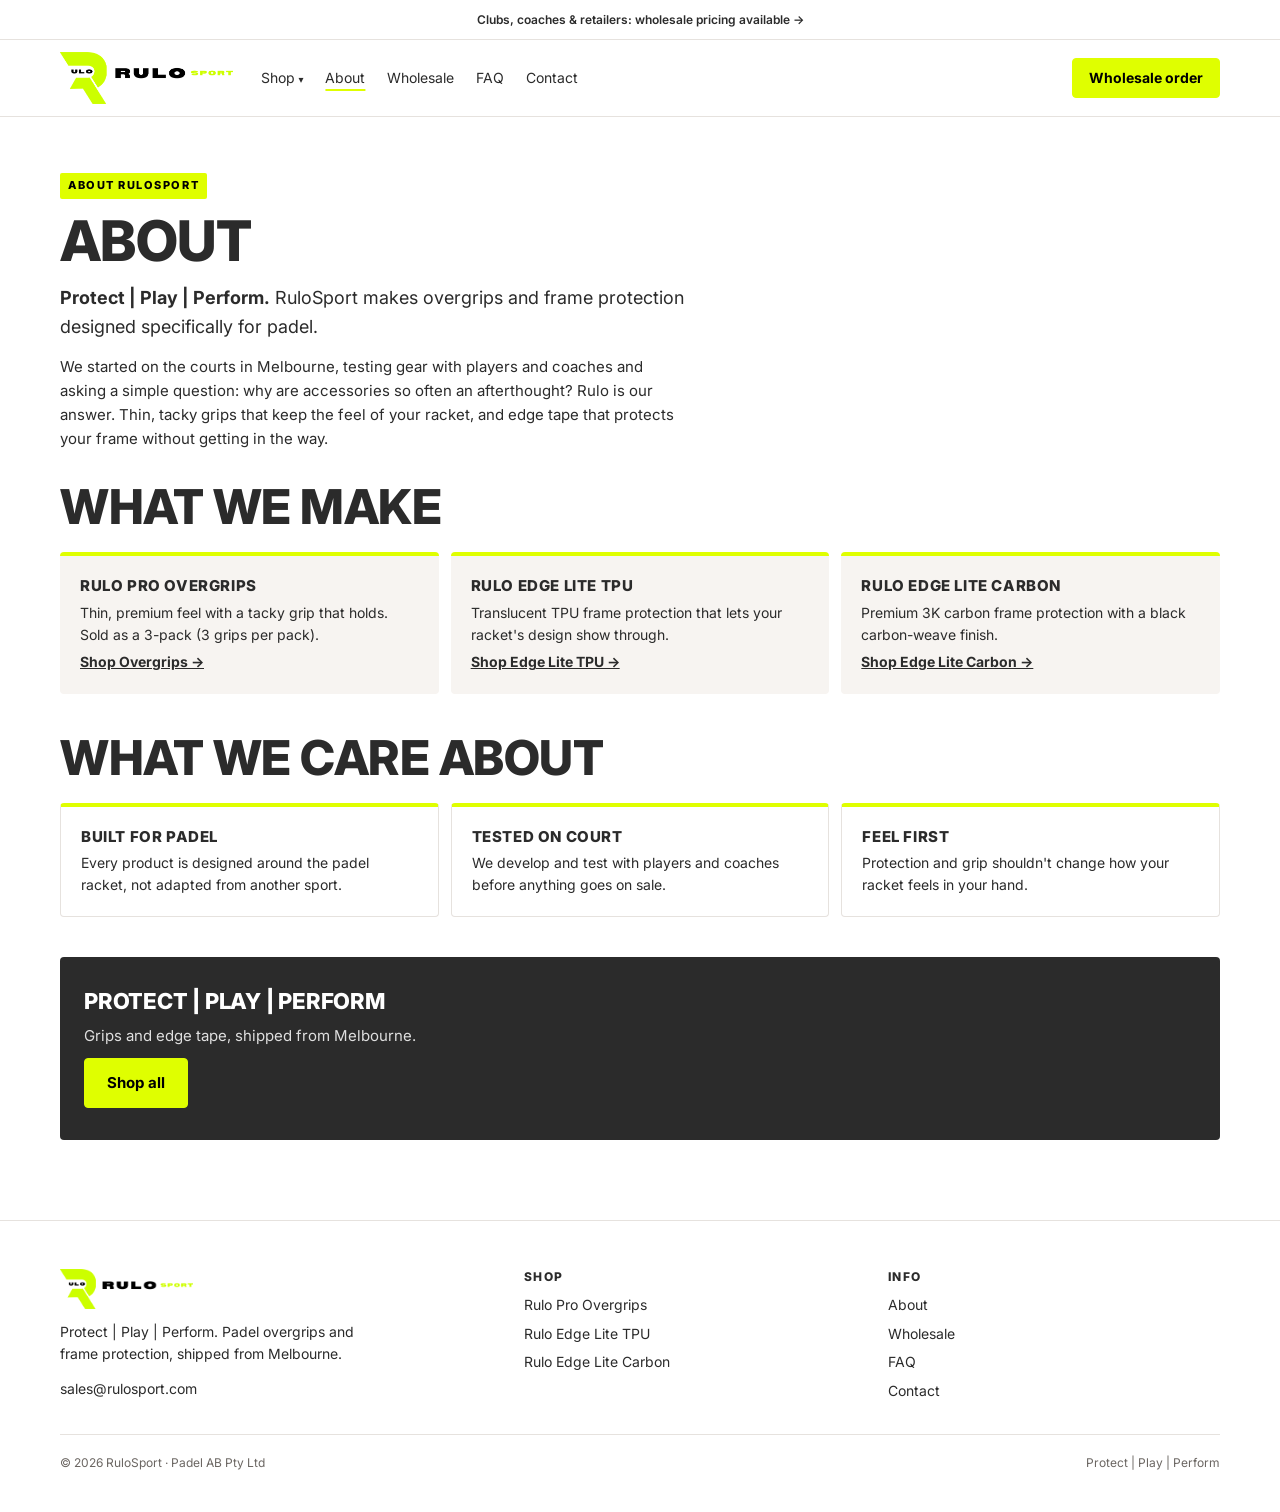
<file: about.html>
<!doctype html>
<html lang="en-AU"><head>
<meta charset="utf-8">
<meta name="viewport" content="width=device-width, initial-scale=1, viewport-fit=cover">
<title>About | RuloSport</title>
<meta name="description" content="RuloSport makes overgrips and frame protection designed specifically for padel, tested on court in Melbourne.">
<meta property="og:title" content="About | RuloSport">
<meta property="og:description" content="RuloSport makes overgrips and frame protection designed specifically for padel, tested on court in Melbourne.">
<meta property="og:image" content="https://cdn.shopify.com/s/files/1/0689/4695/2354/files/rulo-site-hero.png?v=1793702912&width=1200">
<link rel="icon" href="assets/favicon.png">
<link rel="preconnect" href="https://fonts.googleapis.com"><link rel="preconnect" href="https://fonts.gstatic.com" crossorigin>
<link rel="stylesheet" href="https://fonts.googleapis.com/css2?family=Inter:wght@400;500;600;700;800&display=swap">
<link rel="stylesheet" href="assets/style.css">
</head><body>
<div class="announce"><div class="wrap"><a href="wholesale.html">Clubs, coaches &amp; retailers: wholesale pricing available →</a></div></div>
<header class="site-header"><div class="wrap header-inner">
  <a class="logo" href="index.html"><img src="assets/logo-rulosport.png" alt="RuloSport" width="133" height="40"></a>
  <nav class="nav" aria-label="Main">
    <div class="nav-shop"><a href="index.html#shop">Shop</a><div class="nav-drop"><a href="overgrips.html">Rulo Pro Overgrips</a><a href="edge-lite.html">Rulo Edge Lite TPU</a><a href="edge-carbon.html">Rulo Edge Lite Carbon</a></div></div>
    <a href="about.html" aria-current="page">About</a><a href="wholesale.html">Wholesale</a><a href="faq.html">FAQ</a><a href="contact.html">Contact</a>
  </nav>
  <div class="header-cta"><a class="btn btn-primary" href="wholesale.html#order">Wholesale order</a></div>
  <details class="menu-toggle"><summary>Menu</summary>
    <nav class="mobile-nav" aria-label="Mobile"><a href="index.html#shop">Shop</a><a class="sub" href="overgrips.html">Rulo Pro Overgrips</a><a class="sub" href="edge-lite.html">Rulo Edge Lite TPU</a><a class="sub" href="edge-carbon.html">Rulo Edge Lite Carbon</a><a href="about.html">About</a><a href="wholesale.html">Wholesale</a><a href="faq.html">FAQ</a><a href="contact.html">Contact</a><a href="wholesale.html#order">Wholesale order</a></nav>
  </details>
</div></header>
<main>
<div class="wrap">
<div class="page-head"><span class="eyebrow">About RuloSport</span><h1>About</h1>
<p class="lede"><strong>Protect | Play | Perform.</strong> RuloSport makes overgrips and frame protection designed specifically for padel.</p>
<p style="max-width:70ch">We started on the courts in Melbourne, testing gear with players and coaches and asking a simple question: why are accessories so often an afterthought? Rulo is our answer. Thin, tacky grips that keep the feel of your racket, and edge tape that protects your frame without getting in the way.</p></div>
<div class="page-body">
  <section><h2>What we make</h2><div class="tiles"><div class="tile"><h4>Rulo Pro Overgrips</h4><p>Thin, premium feel with a tacky grip that holds. Sold as a 3-pack (3 grips per pack).</p><a href="overgrips.html">Shop Overgrips →</a></div><div class="tile"><h4>Rulo Edge Lite TPU</h4><p>Translucent TPU frame protection that lets your racket's design show through.</p><a href="edge-lite.html">Shop Edge Lite TPU →</a></div><div class="tile"><h4>Rulo Edge Lite Carbon</h4><p>Premium 3K carbon frame protection with a black carbon-weave finish.</p><a href="edge-carbon.html">Shop Edge Lite Carbon →</a></div></div></section>
  <section><h2>What we care about</h2><div class="tiles">
    <div class="tile plain"><h4>Built for padel</h4><p>Every product is designed around the padel racket, not adapted from another sport.</p></div>
    <div class="tile plain"><h4>Tested on court</h4><p>We develop and test with players and coaches before anything goes on sale.</p></div>
    <div class="tile plain"><h4>Feel first</h4><p>Protection and grip shouldn't change how your racket feels in your hand.</p></div>
  </div></section>
  <div class="cta-box"><h3>Protect | Play | Perform</h3><p>Grips and edge tape, shipped from Melbourne.</p><a class="btn btn-primary" href="index.html#shop">Shop all</a></div>
</div></div>
</main>
<footer class="site-footer"><div class="wrap">
  <div class="footer-grid">
    <div class="stack" style="gap:12px"><img src="assets/logo-rulosport.png" alt="RuloSport" width="113" height="34">
      <p style="font-size:14px;max-width:320px">Protect | Play | Perform. Padel overgrips and frame protection, shipped from Melbourne.</p>
      <p style="font-size:14px"><a href="mailto:sales@rulosport.com">sales@rulosport.com</a></p></div>
    <div><h4>Shop</h4><ul><li><a href="overgrips.html">Rulo Pro Overgrips</a></li><li><a href="edge-lite.html">Rulo Edge Lite TPU</a></li><li><a href="edge-carbon.html">Rulo Edge Lite Carbon</a></li></ul></div>
    <div><h4>Info</h4><ul><li><a href="about.html">About</a></li><li><a href="wholesale.html">Wholesale</a></li><li><a href="faq.html">FAQ</a></li><li><a href="contact.html">Contact</a></li></ul></div>
  </div>
  <div class="footer-bottom"><span>© 2026 RuloSport · Padel AB Pty Ltd</span><span>Protect | Play | Perform</span></div>
</div></footer>
<script src="assets/site.js"></script>
</body></html>
</file>
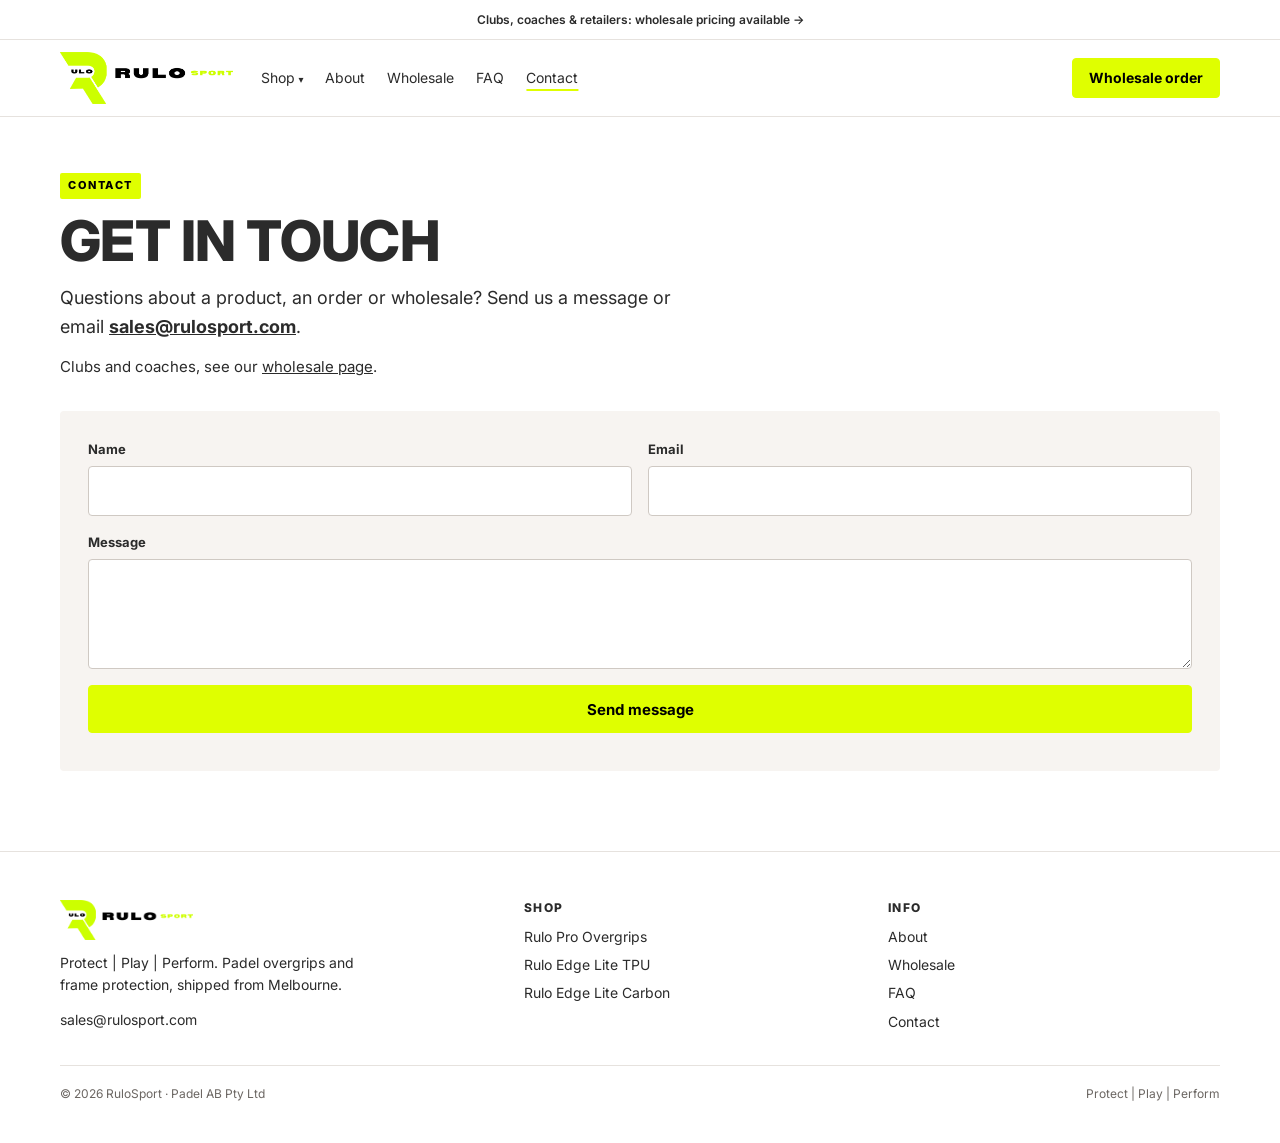
<file: contact.html>
<!doctype html>
<html lang="en-AU"><head>
<meta charset="utf-8">
<meta name="viewport" content="width=device-width, initial-scale=1, viewport-fit=cover">
<title>Contact | RuloSport</title>
<meta name="description" content="Contact RuloSport about products, orders or wholesale.">
<meta property="og:title" content="Contact | RuloSport">
<meta property="og:description" content="Contact RuloSport about products, orders or wholesale.">
<meta property="og:image" content="https://cdn.shopify.com/s/files/1/0689/4695/2354/files/rulo-site-hero.png?v=1793702912&width=1200">
<link rel="icon" href="assets/favicon.png">
<link rel="preconnect" href="https://fonts.googleapis.com"><link rel="preconnect" href="https://fonts.gstatic.com" crossorigin>
<link rel="stylesheet" href="https://fonts.googleapis.com/css2?family=Inter:wght@400;500;600;700;800&display=swap">
<link rel="stylesheet" href="assets/style.css">
</head><body>
<div class="announce"><div class="wrap"><a href="wholesale.html">Clubs, coaches &amp; retailers: wholesale pricing available →</a></div></div>
<header class="site-header"><div class="wrap header-inner">
  <a class="logo" href="index.html"><img src="assets/logo-rulosport.png" alt="RuloSport" width="133" height="40"></a>
  <nav class="nav" aria-label="Main">
    <div class="nav-shop"><a href="index.html#shop">Shop</a><div class="nav-drop"><a href="overgrips.html">Rulo Pro Overgrips</a><a href="edge-lite.html">Rulo Edge Lite TPU</a><a href="edge-carbon.html">Rulo Edge Lite Carbon</a></div></div>
    <a href="about.html">About</a><a href="wholesale.html">Wholesale</a><a href="faq.html">FAQ</a><a href="contact.html" aria-current="page">Contact</a>
  </nav>
  <div class="header-cta"><a class="btn btn-primary" href="wholesale.html#order">Wholesale order</a></div>
  <details class="menu-toggle"><summary>Menu</summary>
    <nav class="mobile-nav" aria-label="Mobile"><a href="index.html#shop">Shop</a><a class="sub" href="overgrips.html">Rulo Pro Overgrips</a><a class="sub" href="edge-lite.html">Rulo Edge Lite TPU</a><a class="sub" href="edge-carbon.html">Rulo Edge Lite Carbon</a><a href="about.html">About</a><a href="wholesale.html">Wholesale</a><a href="faq.html">FAQ</a><a href="contact.html">Contact</a><a href="wholesale.html#order">Wholesale order</a></nav>
  </details>
</div></header>
<main>
<div class="wrap">
<div class="page-head"><span class="eyebrow">Contact</span><h1>Get in touch</h1>
<p class="lede">Questions about a product, an order or wholesale? Send us a message or email <a href="mailto:sales@rulosport.com"><strong>sales@rulosport.com</strong></a>.</p>
<p>Clubs and coaches, see our <a href="wholesale.html">wholesale page</a>.</p></div>
<div class="page-body"><section>
<form class="form" data-rulo-form data-subject="Website enquiry">
  <div class="field"><label for="c-name">Name</label><input id="c-name" name="Name" required autocomplete="name"></div>
  <div class="field"><label for="c-email">Email</label><input id="c-email" type="email" name="email" required autocomplete="email"></div>
  <div class="field full"><label for="c-msg">Message</label><textarea id="c-msg" name="Message" required></textarea></div>
  <div class="full stack" style="gap:10px"><button class="btn btn-primary" type="submit">Send message</button><p class="form-status" role="status" aria-live="polite"></p></div>
</form></section></div></div>
</main>
<footer class="site-footer"><div class="wrap">
  <div class="footer-grid">
    <div class="stack" style="gap:12px"><img src="assets/logo-rulosport.png" alt="RuloSport" width="113" height="34">
      <p style="font-size:14px;max-width:320px">Protect | Play | Perform. Padel overgrips and frame protection, shipped from Melbourne.</p>
      <p style="font-size:14px"><a href="mailto:sales@rulosport.com">sales@rulosport.com</a></p></div>
    <div><h4>Shop</h4><ul><li><a href="overgrips.html">Rulo Pro Overgrips</a></li><li><a href="edge-lite.html">Rulo Edge Lite TPU</a></li><li><a href="edge-carbon.html">Rulo Edge Lite Carbon</a></li></ul></div>
    <div><h4>Info</h4><ul><li><a href="about.html">About</a></li><li><a href="wholesale.html">Wholesale</a></li><li><a href="faq.html">FAQ</a></li><li><a href="contact.html">Contact</a></li></ul></div>
  </div>
  <div class="footer-bottom"><span>© 2026 RuloSport · Padel AB Pty Ltd</span><span>Protect | Play | Perform</span></div>
</div></footer>
<script src="assets/site.js"></script>
</body></html>
</file>
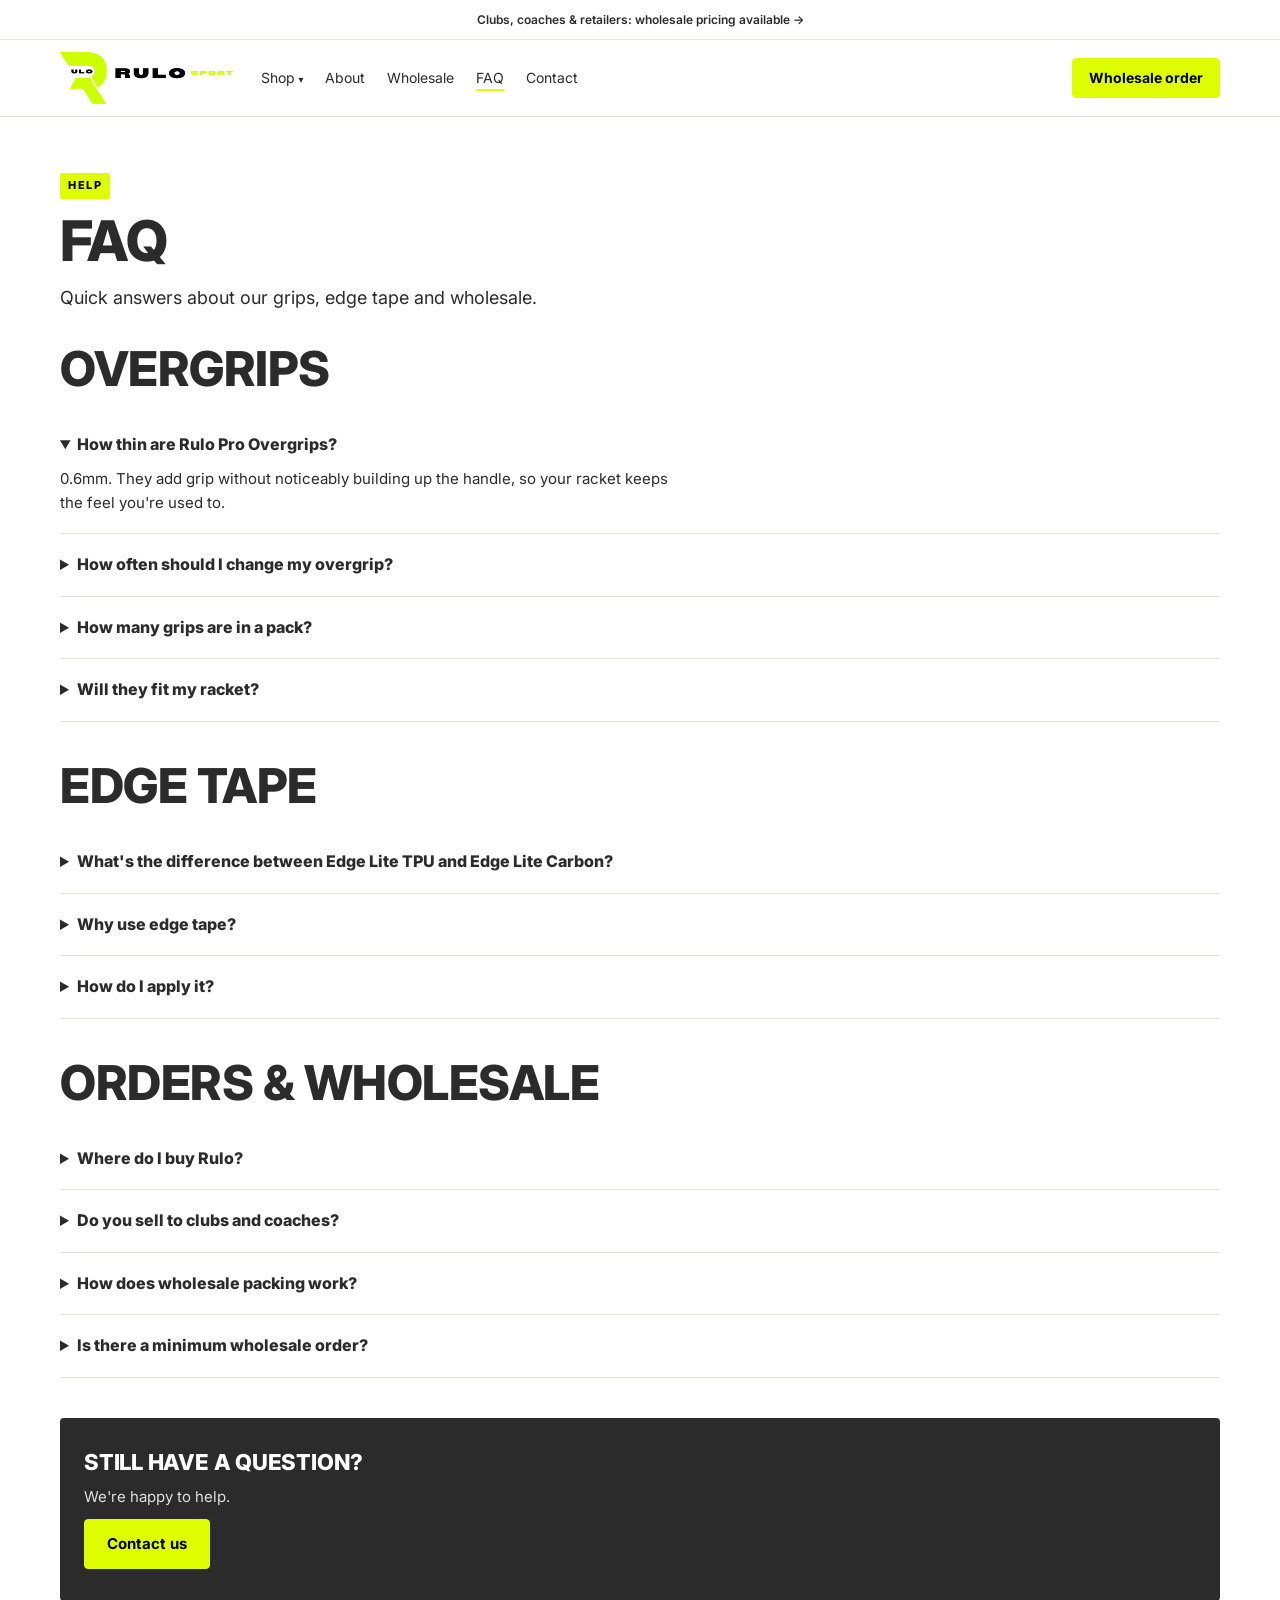
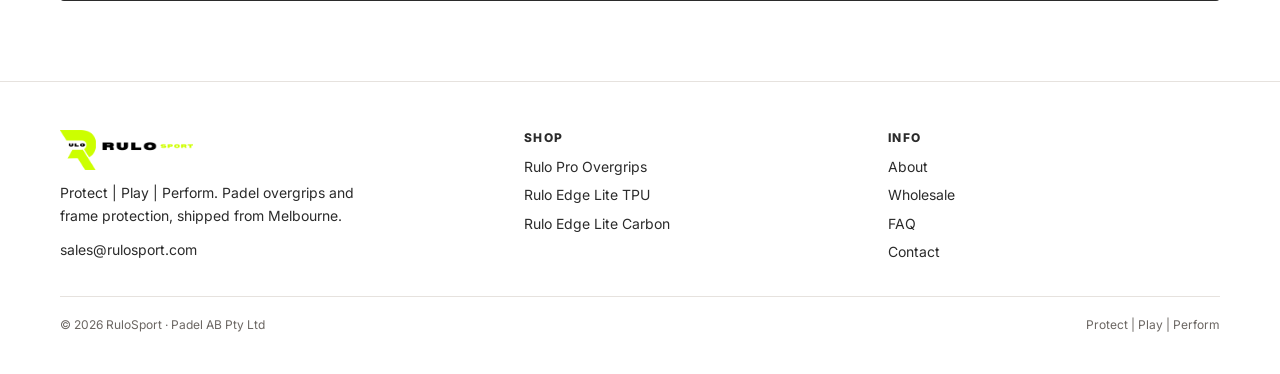
<file: faq.html>
<!doctype html>
<html lang="en-AU"><head>
<meta charset="utf-8">
<meta name="viewport" content="width=device-width, initial-scale=1, viewport-fit=cover">
<title>FAQ | RuloSport</title>
<meta name="description" content="Answers about Rulo Pro Overgrips, Edge Lite TPU and Edge Lite Carbon edge tape, and wholesale orders.">
<meta property="og:title" content="FAQ | RuloSport">
<meta property="og:description" content="Answers about Rulo Pro Overgrips, Edge Lite TPU and Edge Lite Carbon edge tape, and wholesale orders.">
<meta property="og:image" content="https://cdn.shopify.com/s/files/1/0689/4695/2354/files/rulo-site-hero.png?v=1793702912&width=1200">
<link rel="icon" href="assets/favicon.png">
<link rel="preconnect" href="https://fonts.googleapis.com"><link rel="preconnect" href="https://fonts.gstatic.com" crossorigin>
<link rel="stylesheet" href="https://fonts.googleapis.com/css2?family=Inter:wght@400;500;600;700;800&display=swap">
<link rel="stylesheet" href="assets/style.css">
</head><body>
<div class="announce"><div class="wrap"><a href="wholesale.html">Clubs, coaches &amp; retailers: wholesale pricing available →</a></div></div>
<header class="site-header"><div class="wrap header-inner">
  <a class="logo" href="index.html"><img src="assets/logo-rulosport.png" alt="RuloSport" width="133" height="40"></a>
  <nav class="nav" aria-label="Main">
    <div class="nav-shop"><a href="index.html#shop">Shop</a><div class="nav-drop"><a href="overgrips.html">Rulo Pro Overgrips</a><a href="edge-lite.html">Rulo Edge Lite TPU</a><a href="edge-carbon.html">Rulo Edge Lite Carbon</a></div></div>
    <a href="about.html">About</a><a href="wholesale.html">Wholesale</a><a href="faq.html" aria-current="page">FAQ</a><a href="contact.html">Contact</a>
  </nav>
  <div class="header-cta"><a class="btn btn-primary" href="wholesale.html#order">Wholesale order</a></div>
  <details class="menu-toggle"><summary>Menu</summary>
    <nav class="mobile-nav" aria-label="Mobile"><a href="index.html#shop">Shop</a><a class="sub" href="overgrips.html">Rulo Pro Overgrips</a><a class="sub" href="edge-lite.html">Rulo Edge Lite TPU</a><a class="sub" href="edge-carbon.html">Rulo Edge Lite Carbon</a><a href="about.html">About</a><a href="wholesale.html">Wholesale</a><a href="faq.html">FAQ</a><a href="contact.html">Contact</a><a href="wholesale.html#order">Wholesale order</a></nav>
  </details>
</div></header>
<main>
<div class="wrap">
<div class="page-head"><span class="eyebrow">Help</span><h1>FAQ</h1><p class="lede">Quick answers about our grips, edge tape and wholesale.</p></div>
<div class="page-body faq">
  <section><h2>Overgrips</h2><div>
    <details open><summary>How thin are Rulo Pro Overgrips?</summary><div>0.6mm. They add grip without noticeably building up the handle, so your racket keeps the feel you're used to.</div></details>
    <details><summary>How often should I change my overgrip?</summary><div>It depends on how often you play. Change it when it starts to feel slippery, shiny or worn. For frequent players that's often every few weeks.</div></details>
    <details><summary>How many grips are in a pack?</summary><div>Every pack of Rulo Pro Overgrips holds <strong>3 grips</strong>. One unit is always one 3-pack, never a single grip.</div></details>
    <details><summary>Will they fit my racket?</summary><div>Yes. Overgrips wrap over your racket's existing handle, so they fit any padel racket.</div></details>
  </div></section>
  <section><h2>Edge tape</h2><div>
    <details><summary>What's the difference between Edge Lite TPU and Edge Lite Carbon?</summary><div><strong>Edge Lite TPU</strong> is a translucent tape that protects your frame while letting your racket's design show through. <strong>Edge Lite Carbon</strong> is our premium option with a black 3K carbon finish.</div></details>
    <details><summary>Why use edge tape?</summary><div>Padel rackets regularly take knocks from walls, glass and the floor. Edge tape adds a protective layer around the frame to help reduce chips and scuffs.</div></details>
    <details><summary>How do I apply it?</summary><div><ol><li>Clean the racket surface.</li><li>Peel off the backing of the protection tape.</li><li>Centre the tape and apply from the middle first.</li><li>Push the sides down onto the racket.</li><li>Replace as needed.</li></ol></div></details>
  </div></section>
  <section><h2>Orders &amp; wholesale</h2><div>
    <details><summary>Where do I buy Rulo?</summary><div>Rulo is launching soon through DemoPadel, our Melbourne retail partner, and at Prelli. Our first shipment is on its way. <a href='index.html#shop'>Pick a product</a> and register your interest, and we'll email you when it's in stock.</div></details>
    <details><summary>Do you sell to clubs and coaches?</summary><div>Yes. See our <a href="wholesale.html">Wholesale</a> page or <a href="wholesale.html#order">start an order</a>.</div></details>
    <details><summary>How does wholesale packing work?</summary><div>Wholesale is ordered in display boxes of 12 retail packs. A box of Rulo Pro Overgrips holds <strong>12 × 3-packs (36 grips)</strong>. A box of Edge Lite TPU or Edge Lite Carbon holds 12 packs.</div></details>
    <details><summary>Is there a minimum wholesale order?</summary><div>Yes. The minimum is <strong>2 boxes of each product you order</strong> (24 packs). You can order one product or mix all three.</div></details>
  </div></section>
  <div class="cta-box"><h3>Still have a question?</h3><p>We're happy to help.</p><a class="btn btn-primary" href="contact.html">Contact us</a></div>
</div></div>
</main>
<footer class="site-footer"><div class="wrap">
  <div class="footer-grid">
    <div class="stack" style="gap:12px"><img src="assets/logo-rulosport.png" alt="RuloSport" width="113" height="34">
      <p style="font-size:14px;max-width:320px">Protect | Play | Perform. Padel overgrips and frame protection, shipped from Melbourne.</p>
      <p style="font-size:14px"><a href="mailto:sales@rulosport.com">sales@rulosport.com</a></p></div>
    <div><h4>Shop</h4><ul><li><a href="overgrips.html">Rulo Pro Overgrips</a></li><li><a href="edge-lite.html">Rulo Edge Lite TPU</a></li><li><a href="edge-carbon.html">Rulo Edge Lite Carbon</a></li></ul></div>
    <div><h4>Info</h4><ul><li><a href="about.html">About</a></li><li><a href="wholesale.html">Wholesale</a></li><li><a href="faq.html">FAQ</a></li><li><a href="contact.html">Contact</a></li></ul></div>
  </div>
  <div class="footer-bottom"><span>© 2026 RuloSport · Padel AB Pty Ltd</span><span>Protect | Play | Perform</span></div>
</div></footer>
<script src="assets/site.js"></script>
</body></html>
</file>
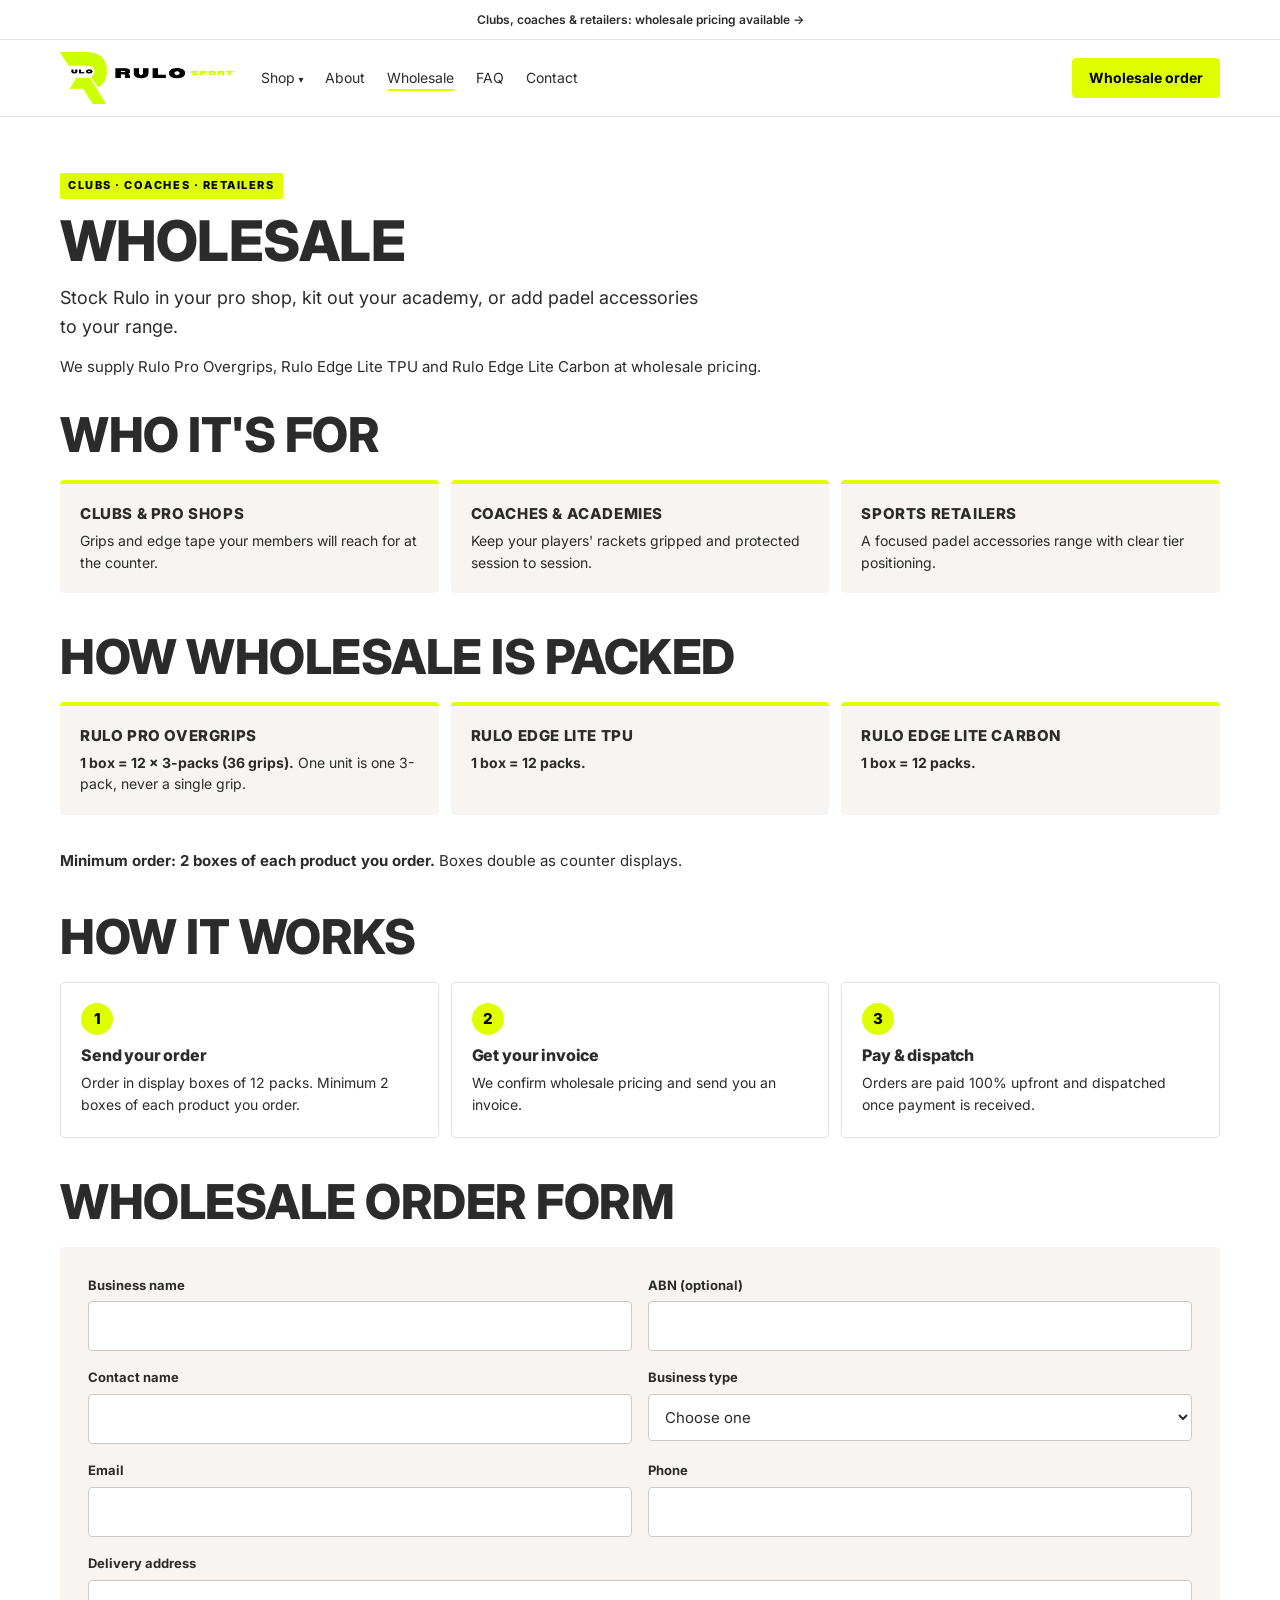
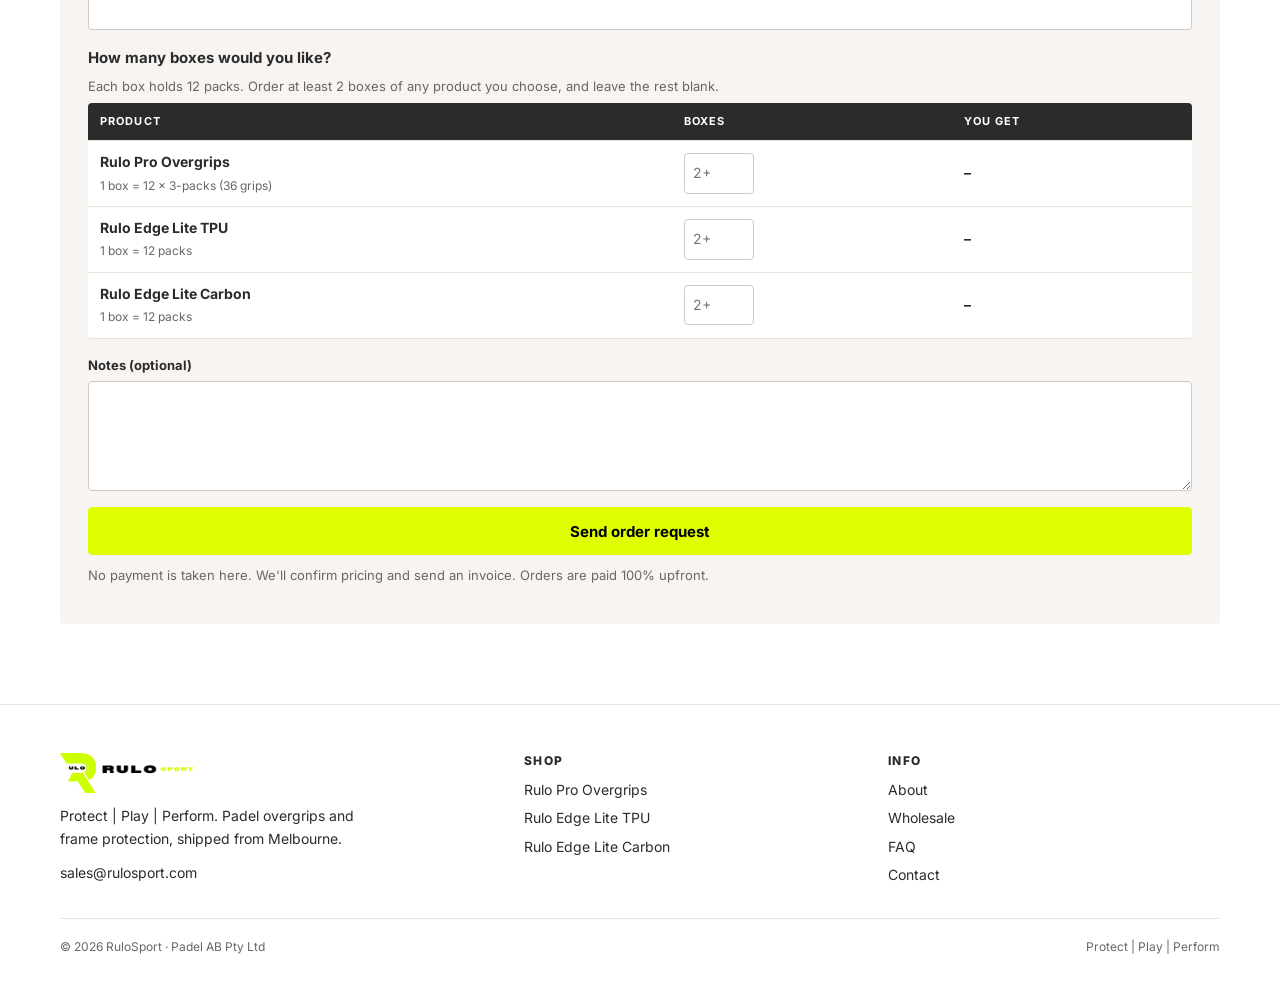
<file: wholesale.html>
<!doctype html>
<html lang="en-AU"><head>
<meta charset="utf-8">
<meta name="viewport" content="width=device-width, initial-scale=1, viewport-fit=cover">
<title>Wholesale | RuloSport</title>
<meta name="description" content="Wholesale Rulo overgrips and edge tape for padel clubs, coaches and retailers. Send an order request online.">
<meta property="og:title" content="Wholesale | RuloSport">
<meta property="og:description" content="Wholesale Rulo overgrips and edge tape for padel clubs, coaches and retailers. Send an order request online.">
<meta property="og:image" content="https://cdn.shopify.com/s/files/1/0689/4695/2354/files/rulo-site-hero.png?v=1793702912&width=1200">
<link rel="icon" href="assets/favicon.png">
<link rel="preconnect" href="https://fonts.googleapis.com"><link rel="preconnect" href="https://fonts.gstatic.com" crossorigin>
<link rel="stylesheet" href="https://fonts.googleapis.com/css2?family=Inter:wght@400;500;600;700;800&display=swap">
<link rel="stylesheet" href="assets/style.css">
</head><body>
<div class="announce"><div class="wrap"><a href="wholesale.html">Clubs, coaches &amp; retailers: wholesale pricing available →</a></div></div>
<header class="site-header"><div class="wrap header-inner">
  <a class="logo" href="index.html"><img src="assets/logo-rulosport.png" alt="RuloSport" width="133" height="40"></a>
  <nav class="nav" aria-label="Main">
    <div class="nav-shop"><a href="index.html#shop">Shop</a><div class="nav-drop"><a href="overgrips.html">Rulo Pro Overgrips</a><a href="edge-lite.html">Rulo Edge Lite TPU</a><a href="edge-carbon.html">Rulo Edge Lite Carbon</a></div></div>
    <a href="about.html">About</a><a href="wholesale.html" aria-current="page">Wholesale</a><a href="faq.html">FAQ</a><a href="contact.html">Contact</a>
  </nav>
  <div class="header-cta"><a class="btn btn-primary" href="wholesale.html#order">Wholesale order</a></div>
  <details class="menu-toggle"><summary>Menu</summary>
    <nav class="mobile-nav" aria-label="Mobile"><a href="index.html#shop">Shop</a><a class="sub" href="overgrips.html">Rulo Pro Overgrips</a><a class="sub" href="edge-lite.html">Rulo Edge Lite TPU</a><a class="sub" href="edge-carbon.html">Rulo Edge Lite Carbon</a><a href="about.html">About</a><a href="wholesale.html">Wholesale</a><a href="faq.html">FAQ</a><a href="contact.html">Contact</a><a href="wholesale.html#order">Wholesale order</a></nav>
  </details>
</div></header>
<main>
<div class="wrap">
<div class="page-head"><span class="eyebrow">Clubs · Coaches · Retailers</span><h1>Wholesale</h1>
<p class="lede">Stock Rulo in your pro shop, kit out your academy, or add padel accessories to your range.</p>
<p>We supply Rulo Pro Overgrips, Rulo Edge Lite TPU and Rulo Edge Lite Carbon at wholesale pricing.</p></div>
<div class="page-body">
  <section><h2>Who it's for</h2><div class="tiles">
    <div class="tile"><h4>Clubs &amp; pro shops</h4><p>Grips and edge tape your members will reach for at the counter.</p></div>
    <div class="tile"><h4>Coaches &amp; academies</h4><p>Keep your players' rackets gripped and protected session to session.</p></div>
    <div class="tile"><h4>Sports retailers</h4><p>A focused padel accessories range with clear tier positioning.</p></div>
  </div></section>
  <section><h2>How wholesale is packed</h2><div class="tiles">
    <div class="tile"><h4>Rulo Pro Overgrips</h4><p><strong>1 box = 12 × 3-packs (36 grips).</strong> One unit is one 3-pack, never a single grip.</p></div>
    <div class="tile"><h4>Rulo Edge Lite TPU</h4><p><strong>1 box = 12 packs.</strong></p></div>
    <div class="tile"><h4>Rulo Edge Lite Carbon</h4><p><strong>1 box = 12 packs.</strong></p></div>
  </div><p style="margin-top:14px"><strong>Minimum order: 2 boxes of each product you order.</strong> Boxes double as counter displays.</p></section>
  <section><h2>How it works</h2><div class="steps">
    <div class="step"><h4>Send your order</h4><p>Order in display boxes of 12 packs. Minimum 2 boxes of each product you order.</p></div>
    <div class="step"><h4>Get your invoice</h4><p>We confirm wholesale pricing and send you an invoice.</p></div>
    <div class="step"><h4>Pay &amp; dispatch</h4><p>Orders are paid 100% upfront and dispatched once payment is received.</p></div>
  </div></section>
  <section id="order"><h2>Wholesale order form</h2>
  <form class="form" data-rulo-form data-needs-qty data-moq="2" data-subject="Wholesale order" data-success="Thanks, your order request is in. We'll confirm pricing and send an invoice within one business day.">
    <div class="field"><label for="w-business">Business name</label><input id="w-business" name="Business name" required autocomplete="organization"></div>
    <div class="field"><label for="w-abn">ABN (optional)</label><input id="w-abn" name="ABN" inputmode="numeric"></div>
    <div class="field"><label for="w-name">Contact name</label><input id="w-name" name="Contact name" required autocomplete="name"></div>
    <div class="field"><label for="w-type">Business type</label><select id="w-type" name="Business type" required><option value="">Choose one</option><option>Club / pro shop</option><option>Coach / academy</option><option>Sports retailer</option><option>Other</option></select></div>
    <div class="field"><label for="w-email">Email</label><input id="w-email" type="email" name="email" required autocomplete="email"></div>
    <div class="field"><label for="w-phone">Phone</label><input id="w-phone" type="tel" name="Phone" autocomplete="tel"></div>
    <div class="field full"><label for="w-address">Delivery address</label><input id="w-address" name="Delivery address" required autocomplete="street-address"></div>
    <div class="field full"><span style="font-size:15px;font-weight:700">How many boxes would you like?</span><span style="font-size:13px;color:var(--muted)">Each box holds 12 packs. Order at least 2 boxes of any product you choose, and leave the rest blank.</span>
      <div class="table-scroll"><table class="qty-table"><thead><tr><th>Product</th><th>Boxes</th><th>You get</th></tr></thead><tbody><tr><td><strong>Rulo Pro Overgrips</strong><br><small class="muted">1 box = 12 × 3-packs (36 grips)</small></td><td><input type="number" min="0" step="1" inputmode="numeric" id="qty-0" name="Boxes – Rulo Pro Overgrips (box of 12 × 3-packs (36 grips))" aria-label="Number of boxes of Rulo Pro Overgrips" placeholder="2+" data-per-box="12" data-unit="3-packs" data-inner="3" data-inner-unit="grips"></td><td class="qty-total" data-total>–</td></tr><tr><td><strong>Rulo Edge Lite TPU</strong><br><small class="muted">1 box = 12 packs</small></td><td><input type="number" min="0" step="1" inputmode="numeric" id="qty-1" name="Boxes – Rulo Edge Lite TPU (box of 12 packs)" aria-label="Number of boxes of Rulo Edge Lite TPU" placeholder="2+" data-per-box="12" data-unit="packs" data-inner="0" data-inner-unit=""></td><td class="qty-total" data-total>–</td></tr><tr><td><strong>Rulo Edge Lite Carbon</strong><br><small class="muted">1 box = 12 packs</small></td><td><input type="number" min="0" step="1" inputmode="numeric" id="qty-2" name="Boxes – Rulo Edge Lite Carbon (box of 12 packs)" aria-label="Number of boxes of Rulo Edge Lite Carbon" placeholder="2+" data-per-box="12" data-unit="packs" data-inner="0" data-inner-unit=""></td><td class="qty-total" data-total>–</td></tr></tbody></table></div></div>
    <div class="field full"><label for="w-notes">Notes (optional)</label><textarea id="w-notes" name="Notes"></textarea></div>
    <div class="full stack" style="gap:10px"><button class="btn btn-primary" type="submit">Send order request</button>
      <p class="form-note">No payment is taken here. We'll confirm pricing and send an invoice. Orders are paid 100% upfront.</p>
      <p class="form-status" role="status" aria-live="polite"></p></div>
  </form></section>
</div></div>
</main>
<footer class="site-footer"><div class="wrap">
  <div class="footer-grid">
    <div class="stack" style="gap:12px"><img src="assets/logo-rulosport.png" alt="RuloSport" width="113" height="34">
      <p style="font-size:14px;max-width:320px">Protect | Play | Perform. Padel overgrips and frame protection, shipped from Melbourne.</p>
      <p style="font-size:14px"><a href="mailto:sales@rulosport.com">sales@rulosport.com</a></p></div>
    <div><h4>Shop</h4><ul><li><a href="overgrips.html">Rulo Pro Overgrips</a></li><li><a href="edge-lite.html">Rulo Edge Lite TPU</a></li><li><a href="edge-carbon.html">Rulo Edge Lite Carbon</a></li></ul></div>
    <div><h4>Info</h4><ul><li><a href="about.html">About</a></li><li><a href="wholesale.html">Wholesale</a></li><li><a href="faq.html">FAQ</a></li><li><a href="contact.html">Contact</a></li></ul></div>
  </div>
  <div class="footer-bottom"><span>© 2026 RuloSport · Padel AB Pty Ltd</span><span>Protect | Play | Perform</span></div>
</div></footer>
<script src="assets/site.js"></script>
</body></html>
</file>
<file: assets/style.css>
/* RuloSport — rebuilt from the Shopify Horizon theme settings (Inter, lime #DFFF00 (online brand lime, Nov 2026), charcoal #2B2B2B) */
:root {
  --lime: #DFFF00;
  --ink: #2B2B2B;
  --black: #000000;
  --white: #ffffff;
  --sand: #F7F4F1;
  --line: #E6E2DE;
  --muted: #6b6662;
  --radius: 4px;
  --font: "Inter", system-ui, -apple-system, "Segoe UI", Roboto, Arial, sans-serif;
  --page: 1200px;
  --gutter-l: max(20px, env(safe-area-inset-left, 0px));
  --gutter-r: max(20px, env(safe-area-inset-right, 0px));
  color-scheme: light;
}
*, *::before, *::after { box-sizing: border-box; }
html { -webkit-text-size-adjust: 100%; }
body { margin: 0; background: var(--white); color: var(--ink); font-family: var(--font); font-size: 15px; line-height: 1.6; }
img, video { max-width: 100%; display: block; }
a { color: inherit; }
:focus-visible { outline: 2px solid var(--ink); outline-offset: 3px; }
h1, h2, h3, h4 { font-weight: 800; line-height: 1.02; margin: 0; text-wrap: balance; letter-spacing: -0.01em; }
h1 { font-size: clamp(36px, 6vw, 56px); text-transform: uppercase; }
h2 { font-size: clamp(30px, 4.6vw, 48px); text-transform: uppercase; }
h3 { font-size: clamp(22px, 3vw, 32px); line-height: 1.15; }
h4 { font-size: 16px; line-height: 1.3; }
p { margin: 0; }
.wrap { max-width: var(--page); margin: 0 auto; padding-left: var(--gutter-l); padding-right: var(--gutter-r); }
.stack { display: flex; flex-direction: column; gap: 16px; }
.lede { font-size: 18px; line-height: 1.6; max-width: 640px; }
.eyebrow { display: inline-block; align-self: flex-start; padding: 4px 8px; background: var(--lime); color: var(--black); font-size: 11px; font-weight: 800; letter-spacing: .14em; text-transform: uppercase; border-radius: 2px; }

/* Buttons */
.btn { display: inline-flex; align-items: center; justify-content: center; gap: 8px; min-height: 48px; padding: 12px 22px; border-radius: var(--radius); font-weight: 700; font-size: 15px; text-decoration: none; border: 1px solid transparent; cursor: pointer; font-family: inherit; transition: transform .15s ease, background-color .15s ease; }
.btn:hover { transform: translateY(-1px); }
.btn-primary { background: var(--lime); color: var(--black); border-color: var(--lime); }
.btn-secondary { background: transparent; color: var(--ink); border-color: var(--ink); }
.btn-ghost-light { background: transparent; color: var(--white); border-color: var(--white); }
.btn-row { display: flex; flex-wrap: wrap; gap: 12px; }
@media (prefers-reduced-motion: reduce) { .btn { transition: none; } .btn:hover { transform: none; } }

/* Announcement + header */
.announce { border-bottom: 1px solid var(--line); font-size: 12px; text-align: center; padding-block: 10px; }
.announce a { text-decoration: none; font-weight: 600; }
.site-header { position: sticky; top: env(safe-area-inset-top, 0px); z-index: 20; background: var(--white); border-bottom: 1px solid var(--line); }
body::before { content: ""; position: fixed; inset: 0 0 auto; height: env(safe-area-inset-top, 0px); z-index: 30; background: var(--white); }
.header-inner { display: flex; align-items: center; gap: 28px; min-height: 76px; }
.logo img { height: 52px; width: auto; }
.nav { display: flex; align-items: center; gap: 22px; font-size: 14px; flex: 1; }
.nav a { text-decoration: none; padding-block: 6px; }
.nav a:hover, .nav a[aria-current="page"] { text-decoration: underline; text-underline-offset: 6px; text-decoration-thickness: 2px; text-decoration-color: var(--lime); }
.nav-shop { position: relative; }
.nav-shop > a::after { content: " ▾"; font-size: 10px; }
.nav-drop { position: absolute; top: 100%; left: -16px; min-width: 220px; background: var(--white); border: 1px solid var(--line); border-radius: var(--radius); padding: 8px; display: none; flex-direction: column; box-shadow: 0 10px 30px rgba(0,0,0,.08); }
.nav-drop a { padding: 8px 10px; border-radius: 2px; }
.nav-drop a:hover { background: var(--sand); text-decoration: none; }
.nav-shop:hover .nav-drop, .nav-shop:focus-within .nav-drop { display: flex; }
.header-cta { margin-left: auto; }
.header-cta .btn { min-height: 40px; padding: 8px 16px; font-size: 14px; }
.menu-toggle { display: none; margin-left: auto; }
.menu-toggle summary { list-style: none; cursor: pointer; padding: 10px; border: 1px solid var(--ink); border-radius: var(--radius); font-weight: 700; font-size: 13px; }
.menu-toggle summary::-webkit-details-marker { display: none; }
.mobile-nav { position: absolute; left: 0; right: 0; top: 100%; background: var(--white); border-bottom: 1px solid var(--line); padding: 12px var(--gutter-r) 20px var(--gutter-l); display: flex; flex-direction: column; gap: 4px; }
.mobile-nav a { text-decoration: none; padding: 10px 0; border-bottom: 1px solid var(--line); font-weight: 600; }
.mobile-nav .sub { padding-left: 14px; font-weight: 400; }
@media (max-width: 860px) {
  .nav, .header-cta { display: none; }
  .menu-toggle { display: block; }
  .logo img { height: 38px; }
  .header-inner { min-height: 64px; }
}

/* Hero */
.hero { position: relative; color: var(--white); background: var(--ink); overflow: hidden; }
.hero-media { position: absolute; inset: 0; }
.hero-media img { width: 100%; height: 100%; object-fit: cover; }
.hero-media::after { content: ""; position: absolute; inset: 0; background: linear-gradient(to top, rgba(18,18,18,.78), rgba(18,18,18,.25) 60%, rgba(18,18,18,.15)); }
.hero-content { position: relative; padding-block: 160px 72px; display: flex; flex-direction: column; gap: 18px; max-width: 760px; }
.hero h1 { font-size: clamp(38px, 7vw, 76px); }
.hero h1 .bar { color: var(--lime); }
.hero p { font-size: 18px; max-width: 520px; opacity: .92; }
@media (max-width: 600px) { .hero-content { padding-block: 120px 48px; } }

/* USP strip */
.usp { border-bottom: 1px solid var(--line); }
.usp-grid { display: grid; grid-template-columns: repeat(3, minmax(0, 1fr)); }
.usp-item { padding: 24px 20px; display: flex; gap: 14px; align-items: flex-start; }
.usp-item + .usp-item { border-left: 1px solid var(--line); }
.usp-dot { flex: none; width: 10px; height: 10px; margin-top: 6px; background: var(--lime); border-radius: 50%; box-shadow: 0 0 0 3px var(--ink); }
.usp-item p { font-size: 14px; color: var(--muted); }
@media (max-width: 760px) { .usp-grid { grid-template-columns: 1fr; } .usp-item + .usp-item { border-left: 0; border-top: 1px solid var(--line); } }

/* Sections */
.section { padding-block: 72px; }
.section-head { display: flex; justify-content: space-between; align-items: flex-end; gap: 16px; flex-wrap: wrap; margin-bottom: 28px; }
.section-head a { font-weight: 700; font-size: 14px; }

/* Product grid */
.grid-3 { display: grid; grid-template-columns: repeat(3, minmax(0, 1fr)); gap: 8px; }
@media (max-width: 860px) { .grid-3 { grid-template-columns: repeat(2, minmax(0, 1fr)); } }
@media (max-width: 340px) { .grid-3 { grid-template-columns: 1fr; } }
.card { text-decoration: none; display: flex; flex-direction: column; gap: 6px; }
.card-img { aspect-ratio: 1; background: var(--sand); overflow: hidden; max-width: 100%; }
.card-img img { width: 100%; height: 100%; object-fit: cover; transition: transform .4s ease; }
.card:hover .card-img img { transform: scale(1.04); }
.card-title { font-weight: 600; margin-top: 6px; }
.card-price { font-size: 13px; font-weight: 600; color: var(--muted); font-variant-numeric: tabular-nums; }
.card-tag { font-size: 11px; font-weight: 800; letter-spacing: .12em; text-transform: uppercase; }
@media (prefers-reduced-motion: reduce) { .card-img img { transition: none; } .card:hover .card-img img { transform: none; } }

/* Video feature */
.feature { background: var(--sand); }
.feature-grid { display: grid; grid-template-columns: minmax(0, 1.1fr) minmax(0, 1fr); gap: 48px; align-items: center; }
.feature-video { justify-self: center; width: min(340px, 100%); aspect-ratio: 9 / 16; border-radius: var(--radius); overflow: hidden; background: var(--black); box-shadow: 12px 12px 0 var(--lime); }
.feature-video video { width: 100%; height: 100%; object-fit: cover; }
@media (max-width: 760px) { .feature-grid { grid-template-columns: 1fr; } .feature-video { order: -1; } }

/* Dark CTA band */
.band-dark { background: var(--black); color: var(--white); }
.band-dark .wrap { padding-block: 64px; }
.band-dark p { opacity: .85; max-width: 560px; }
.cta-box { background: var(--ink); color: var(--white); border-radius: var(--radius); padding: 32px 24px; display: flex; flex-direction: column; gap: 10px; align-items: flex-start; }
.cta-box h3 { text-transform: uppercase; font-size: 22px; }
.cta-box p { opacity: .85; }
.cta-box a:not(.btn) { color: var(--white); }

/* Info cards (about / wholesale) */
.tiles { display: grid; grid-template-columns: repeat(auto-fit, minmax(220px, 1fr)); gap: 12px; }
.tile { background: var(--sand); border-radius: var(--radius); padding: 20px; border-top: 4px solid var(--lime); display: flex; flex-direction: column; gap: 6px; }
.tile.plain { background: var(--white); border: 1px solid var(--line); border-top: 4px solid var(--lime); }
.tile h4 { text-transform: uppercase; letter-spacing: .04em; font-size: 15px; }
.tile p { font-size: 14px; line-height: 1.55; }
.tile a { font-weight: 700; font-size: 14px; }
.steps { display: grid; grid-template-columns: repeat(auto-fit, minmax(200px, 1fr)); gap: 12px; counter-reset: step; }
.step { border: 1px solid var(--line); border-radius: var(--radius); padding: 20px; display: flex; flex-direction: column; gap: 6px; }
.step::before { counter-increment: step; content: counter(step); width: 32px; height: 32px; line-height: 32px; text-align: center; border-radius: 50%; background: var(--lime); color: var(--black); font-weight: 800; margin-bottom: 4px; }
.step p { font-size: 14px; }

/* Page header */
.page-head { padding-block: 56px 8px; display: flex; flex-direction: column; gap: 14px; }
.page-body { padding-block: 24px 80px; display: flex; flex-direction: column; gap: 40px; }
.page-body > section { display: flex; flex-direction: column; gap: 20px; }

/* FAQ */
.faq details { border-bottom: 1px solid var(--line); padding-block: 18px; }
.faq summary { cursor: pointer; font-weight: 800; font-size: 16px; }
.faq details > div { padding-top: 10px; max-width: 70ch; }
.faq ol { margin: 0; padding-left: 20px; }

/* Product page */
.pdp { display: grid; grid-template-columns: minmax(0, 1.15fr) minmax(0, 1fr); gap: 48px; padding-block: 40px 64px; }
@media (max-width: 860px) { .pdp { grid-template-columns: 1fr; gap: 28px; } }
.gallery-main { aspect-ratio: 1; background: var(--sand); overflow: hidden; max-width: 100%; }
.gallery-main img { width: 100%; height: 100%; object-fit: contain; }
.thumbs { display: flex; gap: 8px; margin-top: 8px; flex-wrap: wrap; }
.thumbs button { width: 76px; height: 76px; padding: 0; border: 1px solid var(--line); background: var(--sand); cursor: pointer; border-radius: 2px; overflow: hidden; }
.thumbs button[aria-pressed="true"] { border: 2px solid var(--ink); }
.thumbs img { width: 100%; height: 100%; object-fit: cover; }
.pdp-info { display: flex; flex-direction: column; gap: 18px; }
@media (min-width: 861px) { .pdp-info { position: sticky; top: calc(96px + env(safe-area-inset-top, 0px)); align-self: start; } }
.price { font-size: 22px; font-weight: 700; font-variant-numeric: tabular-nums; }
.price small { font-size: 13px; font-weight: 500; color: var(--muted); }
.chips { display: flex; flex-wrap: wrap; gap: 8px; }
.chip { border: 1px solid var(--ink); border-radius: var(--radius); padding: 6px 10px; font-size: 12px; font-weight: 700; letter-spacing: .06em; text-transform: uppercase; }
.chip.accent { background: var(--lime); border-color: var(--lime); color: var(--black); }
.variants { border: 0; padding: 0; margin: 0; display: flex; flex-direction: column; gap: 8px; }
.variants legend { font-size: 13px; font-weight: 700; margin-bottom: 8px; }
.variant-opts { display: flex; flex-wrap: wrap; gap: 8px; }
.variant-opts label { position: relative; }
.variant-opts input { position: absolute; opacity: 0; inset: 0; }
.variant-opts span { display: inline-block; padding: 10px 14px; border: 1px solid var(--line); border-radius: var(--radius); font-size: 14px; cursor: pointer; }
.variant-opts input:checked + span { background: var(--ink); border-color: var(--ink); color: var(--white); }
.variant-opts input:focus-visible + span { outline: 2px solid var(--ink); outline-offset: 2px; }
.trust { list-style: none; margin: 0; padding: 14px 16px; background: var(--sand); border-radius: var(--radius); display: grid; gap: 8px; font-size: 13px; }
.trust li { display: flex; gap: 8px; align-items: baseline; }
.trust li::before { content: "✓"; font-weight: 800; }
.desc ul { padding-left: 18px; margin: 8px 0 0; }
.desc p + p, .desc ul + p { margin-top: 10px; }
.specs { width: 100%; border-collapse: collapse; font-size: 14px; }
.specs td { padding: 10px 0; border-bottom: 1px solid var(--line); }
.specs td:first-child { color: var(--muted); width: 40%; }
.how ol { margin: 0; padding-left: 20px; display: grid; gap: 6px; }
.pdp-more { border-top: 1px solid var(--line); }
.pdp-detail { display: grid; grid-template-columns: repeat(auto-fit, minmax(260px, 1fr)); gap: 40px; padding-block: 48px; }
.pdp-detail h3 { font-size: 20px; text-transform: uppercase; margin-bottom: 14px; }

/* Forms */
.form { display: grid; grid-template-columns: repeat(2, minmax(0, 1fr)); gap: 16px; background: var(--sand); border-radius: var(--radius); padding: 28px; }
@media (max-width: 640px) { .form { grid-template-columns: 1fr; padding: 20px; } }
.form .full { grid-column: 1 / -1; }
.field { display: flex; flex-direction: column; gap: 6px; min-width: 0; }
.field label { font-size: 13px; font-weight: 700; }
.field input, .field select, .field textarea { font: inherit; font-size: 15px; padding: 12px; border: 1px solid #cfc9c3; border-radius: var(--radius); background: var(--white); color: var(--ink); width: 100%; }
.field textarea { min-height: 110px; resize: vertical; }
.qty-table { width: 100%; border-collapse: collapse; background: var(--white); border-radius: var(--radius); overflow: hidden; }
.qty-table th, .qty-table td { padding: 10px 12px; border-bottom: 1px solid var(--line); text-align: left; font-size: 14px; }
.qty-table th { background: var(--ink); color: var(--white); font-size: 11px; letter-spacing: .1em; text-transform: uppercase; }
.qty-table input { width: 70px; font: inherit; padding: 8px; border: 1px solid #cfc9c3; border-radius: var(--radius); }
.form-note { font-size: 13px; color: var(--muted); }
.form-status { font-weight: 700; }
.form-status.ok { color: #2d6a00; }
.form-status.err { color: #b3261e; }
.table-scroll { overflow-x: auto; }

/* Footer */
.site-footer { border-top: 1px solid var(--line); }
.footer-grid { display: grid; grid-template-columns: minmax(0, 1.3fr) repeat(2, minmax(0, 1fr)); gap: 32px; padding-block: 48px 32px; }
@media (max-width: 760px) { .footer-grid { grid-template-columns: 1fr; } }
.footer-grid img { height: 40px; width: auto; align-self: flex-start; object-fit: contain; }
.footer-grid h4 { font-size: 12px; letter-spacing: .12em; text-transform: uppercase; margin-bottom: 10px; }
.footer-grid ul { list-style: none; margin: 0; padding: 0; display: grid; gap: 6px; font-size: 14px; }
.footer-grid a { text-decoration: none; }
.footer-grid a:hover { text-decoration: underline; }
.footer-bottom { border-top: 1px solid var(--line); padding-block: 18px 40px; font-size: 12px; color: var(--muted); display: flex; justify-content: space-between; gap: 12px; flex-wrap: wrap; }

.qty-table td.qty-total { font-weight: 700; white-space: nowrap; }
.qty-table small.muted { color: var(--muted); font-size: 12px; }
@media (max-width: 600px) { .qty-table th, .qty-table td { padding: 8px; } .qty-table input { width: 56px; } .qty-table td.qty-total { white-space: normal; font-size: 13px; } }
</file>
